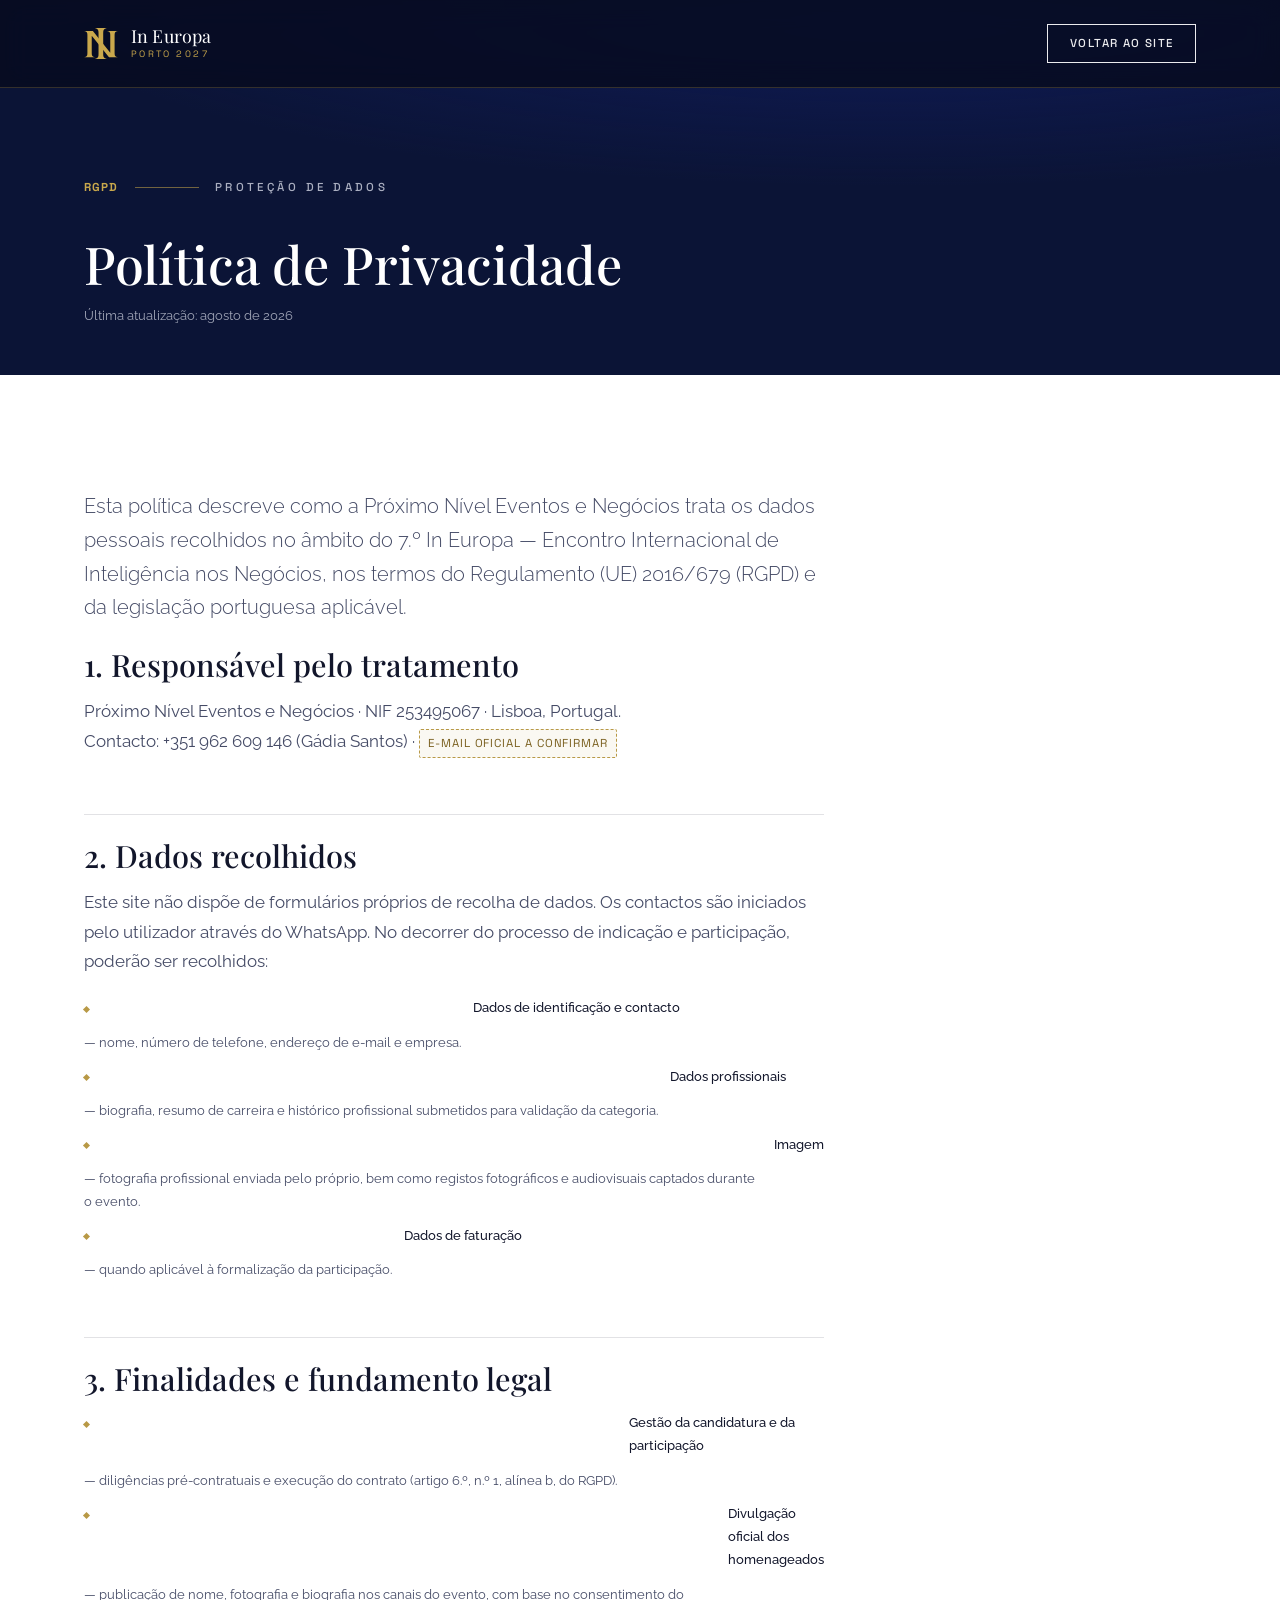
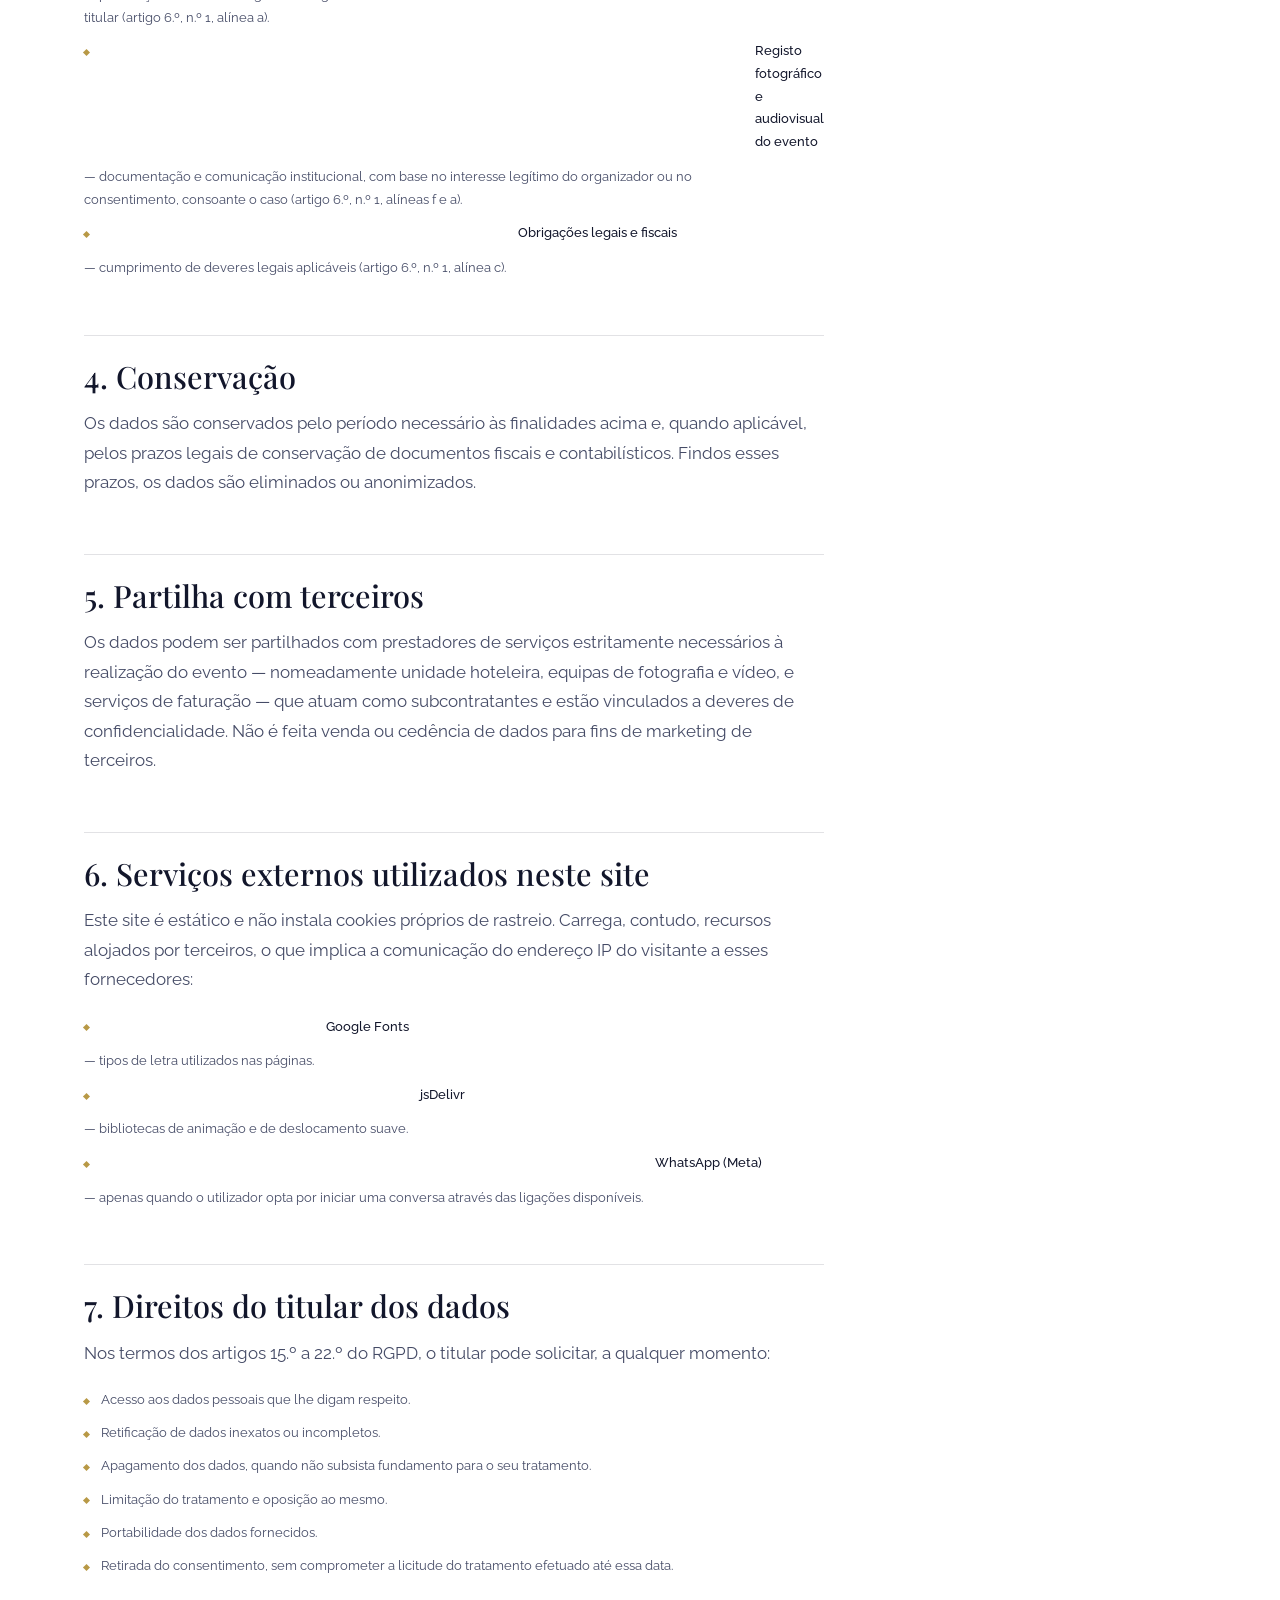
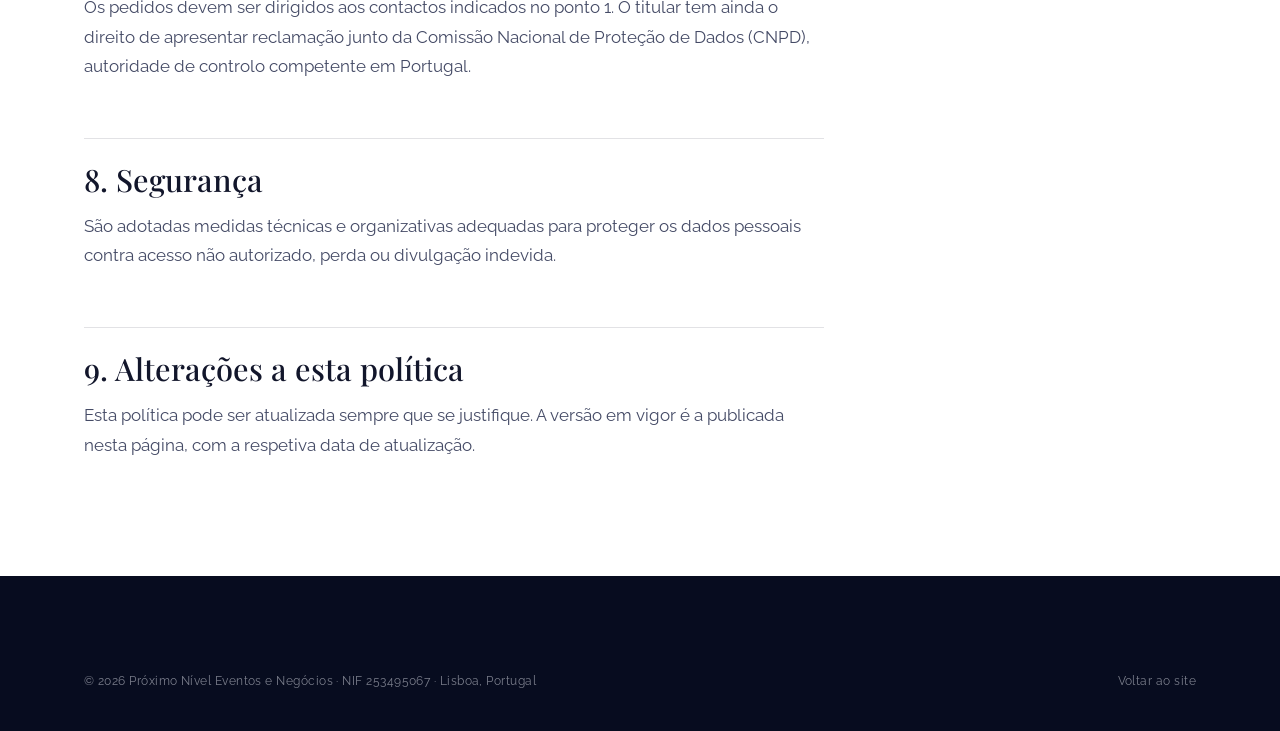
<file: politica-privacidade.html>
<!DOCTYPE html>
<html lang="pt-PT">
<head>
<meta charset="UTF-8">
<meta name="viewport" content="width=device-width, initial-scale=1">
<title>Política de Privacidade — 7.º In Europa | Porto 2027</title>
<meta name="description" content="Política de privacidade e proteção de dados pessoais do 7.º In Europa — Encontro Internacional de Inteligência nos Negócios, em conformidade com o RGPD.">
<meta name="robots" content="index, follow">
<link rel="canonical" href="https://inteligencianosnegocios.com/politica-privacidade.html">
<meta name="theme-color" content="#0B1436">

<link rel="icon" href="assets/img/favicon.svg" type="image/svg+xml">
<link rel="preconnect" href="https://fonts.googleapis.com">
<link rel="preconnect" href="https://fonts.gstatic.com" crossorigin>
<link href="https://fonts.googleapis.com/css2?family=Playfair+Display:ital,wght@0,400;0,500;1,400&family=Raleway:wght@300;400;500&family=Space+Grotesk:wght@400;500;700&display=swap" rel="stylesheet">
<link rel="stylesheet" href="css/style.css">
</head>

<body>
<header class="nav is-stuck">
  <div class="nav__inner">
    <a class="brand" href="index.html" aria-label="In Europa — início">
      <img class="brand__mark" src="assets/img/monograma.svg" alt="" width="34" height="31">
      <span class="brand__text">
        <span class="brand__name">In Europa</span>
        <span class="brand__sub">Porto 2027</span>
      </span>
    </a>
    <a class="btn btn--sm btn--ghost" href="index.html" style="color:#fff"><span>Voltar ao site</span></a>
  </div>
</header>

<main>
  <section class="legal-head">
    <div class="container">
      <div class="eyebrow">
        <span class="eyebrow__num">RGPD</span>
        <span class="eyebrow__line"></span>
        <span class="eyebrow__label">Proteção de dados</span>
      </div>
      <h1>Política de Privacidade</h1>
      <p>Última atualização: agosto de 2026</p>
    </div>
  </section>

  <section class="section section--light">
    <div class="container">
      <article class="legal">
        <p class="lead">Esta política descreve como a Próximo Nível Eventos e Negócios trata os dados pessoais recolhidos no âmbito do 7.º In Europa — Encontro Internacional de Inteligência nos Negócios, nos termos do Regulamento (UE) 2016/679 (RGPD) e da legislação portuguesa aplicável.</p>

        <h2>1. Responsável pelo tratamento</h2>
        <p>Próximo Nível Eventos e Negócios · NIF 253495067 · Lisboa, Portugal.<br>
        Contacto: +351 962 609 146 (Gádia Santos) · <span class="placeholder-tag">E-mail oficial a confirmar</span></p>

        <h2>2. Dados recolhidos</h2>
        <p>Este site não dispõe de formulários próprios de recolha de dados. Os contactos são iniciados pelo utilizador através do WhatsApp. No decorrer do processo de indicação e participação, poderão ser recolhidos:</p>
        <ul>
          <li><b>Dados de identificação e contacto</b> — nome, número de telefone, endereço de e-mail e empresa.</li>
          <li><b>Dados profissionais</b> — biografia, resumo de carreira e histórico profissional submetidos para validação da categoria.</li>
          <li><b>Imagem</b> — fotografia profissional enviada pelo próprio, bem como registos fotográficos e audiovisuais captados durante o evento.</li>
          <li><b>Dados de faturação</b> — quando aplicável à formalização da participação.</li>
        </ul>

        <h2>3. Finalidades e fundamento legal</h2>
        <ul>
          <li><b>Gestão da candidatura e da participação</b> — diligências pré-contratuais e execução do contrato (artigo 6.º, n.º 1, alínea b, do RGPD).</li>
          <li><b>Divulgação oficial dos homenageados</b> — publicação de nome, fotografia e biografia nos canais do evento, com base no consentimento do titular (artigo 6.º, n.º 1, alínea a).</li>
          <li><b>Registo fotográfico e audiovisual do evento</b> — documentação e comunicação institucional, com base no interesse legítimo do organizador ou no consentimento, consoante o caso (artigo 6.º, n.º 1, alíneas f e a).</li>
          <li><b>Obrigações legais e fiscais</b> — cumprimento de deveres legais aplicáveis (artigo 6.º, n.º 1, alínea c).</li>
        </ul>

        <h2>4. Conservação</h2>
        <p>Os dados são conservados pelo período necessário às finalidades acima e, quando aplicável, pelos prazos legais de conservação de documentos fiscais e contabilísticos. Findos esses prazos, os dados são eliminados ou anonimizados.</p>

        <h2>5. Partilha com terceiros</h2>
        <p>Os dados podem ser partilhados com prestadores de serviços estritamente necessários à realização do evento — nomeadamente unidade hoteleira, equipas de fotografia e vídeo, e serviços de faturação — que atuam como subcontratantes e estão vinculados a deveres de confidencialidade. Não é feita venda ou cedência de dados para fins de marketing de terceiros.</p>

        <h2>6. Serviços externos utilizados neste site</h2>
        <p>Este site é estático e não instala cookies próprios de rastreio. Carrega, contudo, recursos alojados por terceiros, o que implica a comunicação do endereço IP do visitante a esses fornecedores:</p>
        <ul>
          <li><b>Google Fonts</b> — tipos de letra utilizados nas páginas.</li>
          <li><b>jsDelivr</b> — bibliotecas de animação e de deslocamento suave.</li>
          <li><b>WhatsApp (Meta)</b> — apenas quando o utilizador opta por iniciar uma conversa através das ligações disponíveis.</li>
        </ul>

        <h2>7. Direitos do titular dos dados</h2>
        <p>Nos termos dos artigos 15.º a 22.º do RGPD, o titular pode solicitar, a qualquer momento:</p>
        <ul>
          <li>Acesso aos dados pessoais que lhe digam respeito.</li>
          <li>Retificação de dados inexatos ou incompletos.</li>
          <li>Apagamento dos dados, quando não subsista fundamento para o seu tratamento.</li>
          <li>Limitação do tratamento e oposição ao mesmo.</li>
          <li>Portabilidade dos dados fornecidos.</li>
          <li>Retirada do consentimento, sem comprometer a licitude do tratamento efetuado até essa data.</li>
        </ul>
        <p>Os pedidos devem ser dirigidos aos contactos indicados no ponto 1. O titular tem ainda o direito de apresentar reclamação junto da Comissão Nacional de Proteção de Dados (CNPD), autoridade de controlo competente em Portugal.</p>

        <h2>8. Segurança</h2>
        <p>São adotadas medidas técnicas e organizativas adequadas para proteger os dados pessoais contra acesso não autorizado, perda ou divulgação indevida.</p>

        <h2>9. Alterações a esta política</h2>
        <p>Esta política pode ser atualizada sempre que se justifique. A versão em vigor é a publicada nesta página, com a respetiva data de atualização.</p>
      </article>
    </div>
  </section>
</main>

<footer class="footer">
  <div class="container">
    <div class="footer__legal" style="border-top:0;padding-top:0">
      <span>© <span id="ano">2026</span> Próximo Nível Eventos e Negócios · NIF 253495067 · Lisboa, Portugal</span>
      <span class="footer__legal-links">
        <a href="index.html">Voltar ao site</a>
      </span>
    </div>
  </div>
</footer>

<script>document.getElementById('ano').textContent = new Date().getFullYear();</script>
</body>
</html>
</file>
<file: css/style.css>
/* ==========================================================================
   7.º IN EUROPA — Encontro Internacional de Inteligência nos Negócios
   Porto · 16 de maio de 2027
   Próximo Nível Eventos e Negócios
   --------------------------------------------------------------------------
   1.  Tokens
   2.  Reset e base
   3.  Utilitários e tipografia
   4.  Componentes (botões, eyebrow, filete, media)
   5.  Navegação
   6.  Hero
   7.  Manifesto + Idealizadora
   8.  Porto
   9.  Premiação — pilares
   10. Programação
   11. Benefícios VIP
   12. Curadoria
   13. Convidados
   14. Cenário
   15. Candidatura
   16. Investimento
   17. Edições anteriores
   18. Rodapé
   19. Reveal / movimento
   ========================================================================== */

/* ==========================================================================
   1. TOKENS
   ========================================================================== */
:root {
  /* Cor — extraída do branding oficial da marca */
  --navy: #14237D;
  --navy-bright: #0A26A1;
  --navy-deep: #0B1436;
  --navy-ink: #070C1F;
  --navy-veil: rgba(11, 20, 54, .82);

  --gold: #B89946;
  --gold-light: #C9A84C;
  --gold-soft: #E2CB92;
  --gold-deep: #7A6020;      /* texto pequeno sobre fundo claro — 5.4:1 sobre creme */

  --paper: #FFFFFF;
  --cream: #F6F4EF;
  --cream-deep: #EDE9E0;

  --ink: #12162B;
  --ink-soft: #454B66;
  --muted: #6A7089;
  --muted-dark: rgba(233, 236, 246, .68);

  --line-dark: rgba(184, 153, 70, .26);
  --line-light: rgba(18, 22, 43, .12);

  /* Tipografia */
  --ff-display: 'Playfair Display', 'Times New Roman', Georgia, serif;
  --ff-sc: 'Playfair Display SC', 'Playfair Display', Georgia, serif;
  --ff-head: 'Space Grotesk', 'Helvetica Neue', Helvetica, Arial, sans-serif;
  --ff-body: 'Raleway', system-ui, -apple-system, 'Segoe UI', sans-serif;

  --fs-xs: .72rem;
  --fs-sm: .84rem;
  --fs-base: clamp(1rem, .96rem + .2vw, 1.075rem);
  --fs-lead: clamp(1.06rem, 1rem + .4vw, 1.25rem);
  --fs-h4: clamp(1.15rem, 1.05rem + .5vw, 1.4rem);
  --fs-h3: clamp(1.4rem, 1.2rem + .9vw, 2rem);
  --fs-h2: clamp(2rem, 1.5rem + 2.2vw, 3.5rem);
  --fs-h1: clamp(2.9rem, 1.6rem + 5.6vw, 7.5rem);
  --fs-numeral: clamp(4rem, 2rem + 9vw, 9rem);

  /* Espaço */
  --gutter: clamp(1.25rem, 5vw, 4.5rem);
  --container: 1240px;
  --container-narrow: 880px;
  --section-y: clamp(5rem, 9vw, 9.5rem);

  /* Movimento */
  --ease: cubic-bezier(.22, .68, .28, 1);
  --ease-out: cubic-bezier(.16, 1, .3, 1);
  --dur: .6s;

  --nav-h: 74px;
}

/* ==========================================================================
   2. RESET E BASE
   ========================================================================== */
*, *::before, *::after { box-sizing: border-box; }

html {
  -webkit-text-size-adjust: 100%;
  scroll-behavior: smooth;
  scroll-padding-top: var(--nav-h);
}

body {
  margin: 0;
  background: var(--navy-deep);
  color: var(--ink);
  font-family: var(--ff-body);
  font-size: var(--fs-base);
  font-weight: 400;
  line-height: 1.72;
  -webkit-font-smoothing: antialiased;
  -moz-osx-font-smoothing: grayscale;
  overflow-x: hidden;
}

body.is-locked { overflow: hidden; }

img, svg, video { display: block; max-width: 100%; }
img { height: auto; }

h1, h2, h3, h4 { margin: 0; font-weight: 500; line-height: 1.08; text-wrap: balance; }
p { margin: 0 0 1.15em; }
p:last-child { margin-bottom: 0; }
ul { margin: 0; padding: 0; list-style: none; }

a { color: inherit; text-decoration: none; }

button { font: inherit; color: inherit; background: none; border: 0; cursor: pointer; }

::selection { background: var(--gold); color: #fff; }

:focus-visible {
  outline: 2px solid var(--gold-light);
  outline-offset: 3px;
  border-radius: 2px;
}

.sr-only {
  position: absolute;
  width: 1px; height: 1px;
  padding: 0; margin: -1px;
  overflow: hidden;
  clip: rect(0 0 0 0);
  clip-path: inset(50%);
  white-space: nowrap;
  border: 0;
}

.skip-link {
  position: fixed;
  top: .5rem; left: .5rem;
  z-index: 200;
  padding: .7rem 1.2rem;
  background: var(--gold);
  color: var(--navy-ink);
  font-family: var(--ff-head);
  font-size: var(--fs-sm);
  font-weight: 600;
  letter-spacing: .08em;
  text-transform: uppercase;
  transform: translateY(-160%);
  transition: transform .25s var(--ease);
}
.skip-link:focus { transform: translateY(0); }

/* ==========================================================================
   3. UTILITÁRIOS E TIPOGRAFIA
   ========================================================================== */
.container {
  width: 100%;
  max-width: var(--container);
  margin-inline: auto;
  padding-inline: var(--gutter);
}
.container--narrow { max-width: var(--container-narrow); }

.section {
  position: relative;
  padding-block: var(--section-y);
}

.section--dark {
  background: var(--navy-deep);
  color: #EDEFF7;
}
.section--navy {
  background:
    radial-gradient(120% 90% at 80% 0%, rgba(20, 35, 125, .55) 0%, transparent 60%),
    var(--navy-deep);
  color: #EDEFF7;
}
.section--light { background: var(--paper); color: var(--ink); }
.section--cream { background: var(--cream); color: var(--ink); }

/* Grão sutil sobre os blocos escuros — evita o "chapado" de cor sólida */
.section--dark::before,
.section--navy::before,
.hero::after {
  content: '';
  position: absolute;
  inset: 0;
  pointer-events: none;
  opacity: .16;
  background-image: url("data:image/svg+xml,%3Csvg xmlns='http://www.w3.org/2000/svg' width='140' height='140'%3E%3Cfilter id='n'%3E%3CfeTurbulence type='fractalNoise' baseFrequency='.9' numOctaves='3'/%3E%3C/filter%3E%3Crect width='140' height='140' filter='url(%23n)' opacity='.5'/%3E%3C/svg%3E");
}
.section > .container { position: relative; z-index: 1; }

.display {
  font-family: var(--ff-display);
  font-weight: 400;
  letter-spacing: -.015em;
}
.display em { font-style: italic; color: var(--gold-light); }
.section--light .display em,
.section--cream .display em { color: var(--gold-deep); }

.title { font-size: var(--fs-h2); }
.title--sm { font-size: var(--fs-h3); }

.lead {
  font-size: var(--fs-lead);
  line-height: 1.68;
  font-weight: 300;
  color: var(--ink-soft);
  max-width: 62ch;
}
.section--dark .lead,
.section--navy .lead { color: var(--muted-dark); }

.body-text { max-width: 64ch; }
.section--dark .body-text,
.section--navy .body-text { color: var(--muted-dark); }

.kicker {
  font-family: var(--ff-head);
  font-size: var(--fs-xs);
  font-weight: 500;
  letter-spacing: .3em;
  text-transform: uppercase;
  color: var(--gold-deep);
}
.section--dark .kicker,
.section--navy .kicker { color: var(--gold-light); }

.smallcaps {
  font-family: var(--ff-sc);
  font-size: var(--fs-sm);
  letter-spacing: .18em;
  text-transform: uppercase;
}

/* Cabeçalho de secção numerado */
.eyebrow {
  display: flex;
  align-items: center;
  gap: 1rem;
  margin-bottom: clamp(1.5rem, 3vw, 2.5rem);
}
.eyebrow__num {
  font-family: var(--ff-head);
  font-size: var(--fs-xs);
  font-weight: 700;
  letter-spacing: .1em;
  color: var(--gold-deep);
}
.section--dark .eyebrow__num,
.section--navy .eyebrow__num,
.legal-head .eyebrow__num { color: var(--gold-light); }
.eyebrow__line {
  width: clamp(28px, 6vw, 64px);
  height: 1px;
  background: var(--gold);
  opacity: .6;
}
.eyebrow__label {
  font-family: var(--ff-head);
  font-size: var(--fs-xs);
  font-weight: 500;
  letter-spacing: .3em;
  text-transform: uppercase;
  color: var(--ink-soft);
}
.section--dark .eyebrow__label,
.section--navy .eyebrow__label,
.legal-head .eyebrow__label { color: rgba(233, 236, 246, .72); }

/* Filete com nó em losango */
.rule {
  display: flex;
  align-items: center;
  gap: .75rem;
  margin-block: clamp(2.5rem, 5vw, 4rem);
}
.rule::before, .rule::after {
  content: '';
  flex: 1;
  height: 1px;
  background: currentColor;
  opacity: .18;
}
.rule i {
  width: 6px; height: 6px;
  background: var(--gold);
  transform: rotate(45deg);
}

/* ==========================================================================
   4. COMPONENTES
   ========================================================================== */
.btn {
  --btn-bg: var(--gold);
  --btn-fg: var(--navy-ink);   /* 6.5:1 — branco sobre dourado reprovava em AA */
  --btn-bd: var(--gold);
  position: relative;
  display: inline-flex;
  align-items: center;
  justify-content: center;
  gap: .7rem;
  padding: 1.05rem 1.9rem;
  background: var(--btn-bg);
  color: var(--btn-fg);
  border: 1px solid var(--btn-bd);
  font-family: var(--ff-head);
  font-size: var(--fs-sm);
  font-weight: 500;
  letter-spacing: .14em;
  text-transform: uppercase;
  line-height: 1;
  overflow: hidden;
  transition: color .4s var(--ease), border-color .4s var(--ease), transform .4s var(--ease);
}
.btn span { position: relative; z-index: 1; }
.btn svg { position: relative; z-index: 1; width: 16px; height: 16px; flex: none; }
.btn::after {
  content: '';
  position: absolute;
  inset: 0;
  background: var(--navy-ink);
  transform: translateY(101%);
  transition: transform .5s var(--ease-out);
}
.btn:hover { color: #fff; border-color: var(--navy-deep); }
.btn:hover::after { transform: translateY(0); }
.btn:active { transform: translateY(1px); }

.btn--ghost {
  --btn-bg: transparent;
  --btn-fg: currentColor;
  --btn-bd: currentColor;
  opacity: .92;
}
.btn--ghost::after { background: var(--gold); }
.btn--ghost:hover { color: #fff; border-color: var(--gold); opacity: 1; }

.btn--sm { padding: .8rem 1.35rem; font-size: var(--fs-xs); letter-spacing: .12em; }
.btn--block { width: 100%; }
/* aviso com o visual do botão, mas sem ação */
.btn--status { cursor: default; pointer-events: none; line-height: 1.5; text-align: center; }
.btn--status::after { display: none; }

/* Link com sublinhado que cresce */
.link-underline {
  position: relative;
  font-family: var(--ff-head);
  font-size: var(--fs-sm);
  letter-spacing: .12em;
  text-transform: uppercase;
  padding-block: .5rem .35rem;
}
.link-underline::after {
  content: '';
  position: absolute;
  left: 0; bottom: 0;
  width: 100%; height: 1px;
  background: currentColor;
  transform-origin: right;
  transform: scaleX(1);
  transition: transform .45s var(--ease-out);
}
.link-underline:hover::after { transform-origin: left; animation: linkSweep .6s var(--ease-out); }
@keyframes linkSweep {
  0% { transform: scaleX(1); transform-origin: right; }
  49% { transform: scaleX(0); transform-origin: right; }
  50% { transform: scaleX(0); transform-origin: left; }
  100% { transform: scaleX(1); transform-origin: left; }
}

/* Moldura de imagem com véu navy — unifica fotografias de origens diferentes */
.media {
  position: relative;
  overflow: hidden;
  background: var(--navy-deep);
}
.media img {
  width: 100%; height: 100%;
  object-fit: cover;
  transition: transform 1.1s var(--ease-out), filter .8s var(--ease);
}
.media::after {
  content: '';
  position: absolute;
  inset: 0;
  background: linear-gradient(180deg, rgba(11, 20, 54, .18) 0%, rgba(11, 20, 54, .58) 100%);
  transition: opacity .7s var(--ease);
  pointer-events: none;
}
.media:hover img { transform: scale(1.045); }
.media:hover::after { opacity: .45; }
.media--flat::after { background: rgba(11, 20, 54, .28); }

.media__caption {
  position: absolute;
  left: 1rem; bottom: .9rem;
  z-index: 2;
  font-family: var(--ff-head);
  font-size: var(--fs-xs);
  letter-spacing: .16em;
  text-transform: uppercase;
  color: rgba(255, 255, 255, .92);
  text-shadow: 0 1px 12px rgba(7, 12, 31, .8);
}

.ratio-1x1 { aspect-ratio: 1 / 1; }
.ratio-4x5 { aspect-ratio: 4 / 5; }
.ratio-3x4 { aspect-ratio: 3 / 4; }
.ratio-4x3 { aspect-ratio: 4 / 3; }
.ratio-3x2 { aspect-ratio: 3 / 2; }
.ratio-16x9 { aspect-ratio: 16 / 9; }

/* Etiqueta de dado pendente de confirmação */
.placeholder-tag {
  display: inline-block;
  padding: .3em .7em;
  border: 1px dashed var(--gold);
  border-radius: 2px;
  font-family: var(--ff-head);
  font-size: var(--fs-xs);
  letter-spacing: .08em;
  text-transform: uppercase;
  color: var(--gold-deep);
  background: rgba(184, 153, 70, .07);
}
.section--dark .placeholder-tag,
.section--navy .placeholder-tag { color: var(--gold-light); }

/* ==========================================================================
   5. NAVEGAÇÃO
   ========================================================================== */
.nav {
  position: fixed;
  inset: 0 0 auto 0;
  z-index: 100;
  height: var(--nav-h);
  display: flex;
  align-items: center;
  transition: background .5s var(--ease), border-color .5s var(--ease), backdrop-filter .5s var(--ease);
  border-bottom: 1px solid transparent;
}
.nav.is-stuck {
  background: rgba(7, 12, 31, .88);
  backdrop-filter: blur(14px) saturate(140%);
  -webkit-backdrop-filter: blur(14px) saturate(140%);
  border-bottom-color: var(--line-dark);
}
.nav__inner {
  width: 100%;
  max-width: var(--container);
  margin-inline: auto;
  padding-inline: var(--gutter);
  display: flex;
  align-items: center;
  justify-content: space-between;
  gap: 2rem;
}

.brand { display: flex; align-items: center; gap: .8rem; padding-block: .4rem; }
.brand__mark { width: 34px; height: auto; flex: none; }
.brand__text { display: flex; flex-direction: column; line-height: 1; }
.brand__name {
  font-family: var(--ff-display);
  font-size: 1.12rem;
  color: #fff;
  letter-spacing: .01em;
}
.brand__sub {
  font-family: var(--ff-head);
  font-size: .58rem;
  letter-spacing: .26em;
  text-transform: uppercase;
  color: var(--gold-light);
  margin-top: .32rem;
}

.nav__links { display: none; align-items: center; gap: clamp(1rem, 2vw, 2rem); }
.nav__link {
  position: relative;
  font-family: var(--ff-head);
  font-size: .74rem;
  font-weight: 400;
  letter-spacing: .16em;
  text-transform: uppercase;
  color: rgba(237, 239, 247, .74);
  padding-block: .4rem;
  transition: color .35s var(--ease);
}
.nav__link::after {
  content: '';
  position: absolute;
  left: 0; bottom: 0;
  width: 100%; height: 1px;
  background: var(--gold-light);
  transform: scaleX(0);
  transform-origin: left;
  transition: transform .45s var(--ease-out);
}
.nav__link:hover { color: #fff; }
.nav__link:hover::after { transform: scaleX(.4); }
.nav__link.is-active { color: #fff; }
.nav__link.is-active::after { transform: scaleX(1); }

.nav__actions { display: flex; align-items: center; gap: 1rem; }
.nav__cta { display: none; }

.nav__toggle {
  display: inline-flex;
  flex-direction: column;
  justify-content: center;
  gap: 6px;
  width: 44px; height: 44px;
  padding: 0 8px;
  margin-right: -8px;
}
.nav__toggle i {
  display: block;
  height: 1px;
  background: #fff;
  transition: transform .4s var(--ease), opacity .3s var(--ease), width .4s var(--ease);
}
.nav__toggle i:nth-child(1) { width: 28px; }
.nav__toggle i:nth-child(2) { width: 18px; margin-left: auto; }
.nav__toggle[aria-expanded="true"] i:nth-child(1) { transform: translateY(3.5px) rotate(45deg); }
.nav__toggle[aria-expanded="true"] i:nth-child(2) { width: 28px; transform: translateY(-3.5px) rotate(-45deg); }

/* Menu móvel */
.menu {
  position: fixed;
  inset: 0;
  z-index: 99;
  display: flex;
  flex-direction: column;
  justify-content: center;
  padding: calc(var(--nav-h) + 2rem) var(--gutter) 3rem;
  background:
    radial-gradient(90% 60% at 50% 0%, rgba(20, 35, 125, .5) 0%, transparent 70%),
    var(--navy-ink);
  opacity: 0;
  visibility: hidden;
  transform: translateY(-1.5%);
  transition: opacity .5s var(--ease), transform .6s var(--ease-out), visibility .5s;
  overflow-y: auto;
}
.menu.is-open { opacity: 1; visibility: visible; transform: none; }
.menu__list { display: flex; flex-direction: column; gap: .35rem; }
.menu__item { overflow: hidden; }
.menu__link {
  display: flex;
  align-items: baseline;
  gap: 1rem;
  padding-block: .5rem;
  font-family: var(--ff-display);
  font-size: clamp(1.7rem, 8vw, 2.6rem);
  color: #fff;
  transform: translateY(105%);
  transition: transform .7s var(--ease-out), color .3s var(--ease);
}
.menu.is-open .menu__link { transform: none; }
.menu__link:hover { color: var(--gold-light); }
.menu__link span {
  font-family: var(--ff-head);
  font-size: .68rem;
  letter-spacing: .12em;
  color: var(--gold);
}
.menu__foot {
  margin-top: 2.5rem;
  padding-top: 1.75rem;
  border-top: 1px solid var(--line-dark);
  display: flex;
  flex-direction: column;
  gap: 1rem;
  color: rgba(237, 239, 247, .7);
  font-size: var(--fs-sm);
}

/* ==========================================================================
   6. HERO
   ========================================================================== */
.hero {
  position: relative;
  min-height: 100svh;
  display: flex;
  align-items: flex-end;
  padding-block: calc(var(--nav-h) + 3rem) clamp(4.25rem, 6vw, 4.5rem);
  background: var(--navy-ink);
  color: #fff;
  overflow: hidden;
}
@supports not (min-height: 100svh) { .hero { min-height: 100vh; } }

.hero__bg {
  position: absolute;
  inset: 0;
  z-index: 0;
}
.hero__bg img {
  width: 100%; height: 100%;
  object-fit: cover;
  object-position: 50% 42%;
  transform: scale(1.06);
}
.hero__bg::after {
  content: '';
  position: absolute;
  inset: 0;
  background:
    linear-gradient(180deg, rgba(7, 12, 31, .78) 0%, rgba(7, 12, 31, .42) 32%, rgba(7, 12, 31, .88) 78%, var(--navy-ink) 100%),
    linear-gradient(90deg, rgba(11, 20, 54, .7) 0%, transparent 55%);
}
.hero::after { z-index: 1; opacity: .12; }

.hero__inner {
  position: relative;
  z-index: 2;
  width: 100%;
  max-width: var(--container);
  margin-inline: auto;
  padding-inline: var(--gutter);
}

.hero__edition {
  display: flex;
  align-items: center;
  gap: 1rem;
  margin-bottom: clamp(1.25rem, 3vw, 2rem);
}
.hero__edition-num {
  font-family: var(--ff-head);
  font-size: clamp(1.6rem, 4vw, 2.2rem);
  font-weight: 700;
  color: #fff;
  line-height: 1;
}
.hero__edition-num sup { font-size: .5em; }
.hero__edition-lbl {
  font-family: var(--ff-head);
  font-size: var(--fs-xs);
  letter-spacing: .26em;
  text-transform: uppercase;
  color: var(--gold-light);
  border-left: 1px solid var(--line-dark);
  padding-left: 1rem;
  line-height: 1.6;
}

.hero__wordmark {
  font-family: var(--ff-display);
  font-size: var(--fs-h1);
  font-weight: 400;
  line-height: .92;
  letter-spacing: -.02em;
  margin-bottom: clamp(1rem, 2.5vw, 1.5rem);
}
.hero__wordmark span { display: block; }
.hero__wordmark .is-gold {
  color: var(--gold-light);
  font-style: italic;
  margin-left: .08em;
}

.hero__name {
  max-width: 30ch;
  font-family: var(--ff-head);
  font-size: clamp(.78rem, 1.6vw, 1rem);
  font-weight: 500;
  line-height: 1.6;
  letter-spacing: .22em;
  text-transform: uppercase;
  color: rgba(255, 255, 255, .9);
}

.hero__tagline {
  margin-top: clamp(1.5rem, 3vw, 2.25rem);
  font-family: var(--ff-display);
  font-style: italic;
  font-size: var(--fs-lead);
  color: rgba(255, 255, 255, .82);
}

.hero__meta {
  margin-top: clamp(1.75rem, 4vw, 2.75rem);
  padding-top: clamp(1.5rem, 3vw, 2rem);
  border-top: 1px solid rgba(255, 255, 255, .16);
  display: flex;
  flex-wrap: wrap;
  gap: .75rem 2.5rem;
}
.hero__meta-item { display: flex; flex-direction: column; gap: .3rem; }
.hero__meta-item dt {
  font-family: var(--ff-head);
  font-size: .64rem;
  letter-spacing: .24em;
  text-transform: uppercase;
  color: var(--gold-light);
}
.hero__meta-item dd {
  margin: 0;
  font-family: var(--ff-head);
  font-size: clamp(.9rem, 1.4vw, 1.05rem);
  letter-spacing: .04em;
  color: #fff;
}

.hero__actions {
  margin-top: clamp(1.75rem, 4vw, 2.5rem);
  display: flex;
  flex-wrap: wrap;
  gap: .85rem;
}

.hero__scroll {
  position: absolute;
  z-index: 2;
  right: var(--gutter);
  bottom: clamp(2.5rem, 6vw, 4.5rem);
  display: none;
  align-items: center;
  gap: 1rem;
  writing-mode: vertical-rl;
  font-family: var(--ff-head);
  font-size: .64rem;
  letter-spacing: .3em;
  text-transform: uppercase;
  color: rgba(255, 255, 255, .6);
}
.hero__scroll i {
  display: block;
  width: 1px; height: 74px;
  background: linear-gradient(180deg, var(--gold-light), transparent);
  position: relative;
  overflow: hidden;
}
.hero__scroll i::after {
  content: '';
  position: absolute;
  inset: 0;
  background: var(--gold-light);
  animation: scrollCue 2.4s var(--ease) infinite;
}
@keyframes scrollCue {
  0% { transform: translateY(-100%); }
  60%, 100% { transform: translateY(100%); }
}

@media (max-width: 899px) {
  .hero__scroll {
    display: flex;
    left: 50%; right: auto;
    bottom: 1.15rem;
    transform: translateX(-50%);
    writing-mode: horizontal-tb;
  }
  .hero__scroll span { display: none; }
  .hero__scroll i { height: 32px; }
}

/* Selo lateral fixo (desktop) */
.side-rail {
  position: fixed;
  left: 0; top: 50%;
  z-index: 40;
  display: none;
  transform: translateY(-50%);
  padding-left: 1.1rem;
  writing-mode: vertical-rl;
  font-family: var(--ff-head);
  font-size: .62rem;
  letter-spacing: .32em;
  text-transform: uppercase;
  color: rgba(255, 255, 255, .45);
  mix-blend-mode: difference;
  pointer-events: none;
}

/* ==========================================================================
   7. MANIFESTO + IDEALIZADORA
   ========================================================================== */
.split {
  display: grid;
  gap: clamp(2.5rem, 6vw, 5rem);
}
.split__aside { align-self: start; }

.manifesto__statement {
  font-family: var(--ff-display);
  font-size: var(--fs-h2);
  line-height: 1.14;
  letter-spacing: -.015em;
  margin-bottom: clamp(1.75rem, 4vw, 2.5rem);
}

.goals {
  margin-top: clamp(2.5rem, 5vw, 3.5rem);
  display: grid;
  gap: 0;
  border-top: 1px solid var(--line-light);
}
.goal {
  display: grid;
  gap: .4rem 1.5rem;
  padding-block: 1.5rem;
  border-bottom: 1px solid var(--line-light);
}
.goal__label {
  font-family: var(--ff-head);
  font-size: var(--fs-sm);
  font-weight: 500;
  letter-spacing: .1em;
  text-transform: uppercase;
  color: var(--ink);
}
.goal__label b { color: var(--gold-deep); font-weight: 500; margin-right: .6rem; }
.goal p { color: var(--ink-soft); font-size: var(--fs-base); }

/* Idealizadora */
.founder {
  display: grid;
  gap: clamp(2rem, 5vw, 4rem);
  align-items: center;
}
.founder__media { position: relative; }
.founder__media .media { border: 1px solid var(--line-light); }
.founder__media::after {
  content: '';
  position: absolute;
  inset: auto -12px -12px auto;
  width: 55%; height: 55%;
  border-right: 1px solid var(--gold);
  border-bottom: 1px solid var(--gold);
  opacity: .5;
  pointer-events: none;
}
.founder__name {
  font-family: var(--ff-display);
  font-size: var(--fs-h3);
  margin-bottom: .3rem;
}
.founder__role {
  font-family: var(--ff-head);
  font-size: var(--fs-xs);
  letter-spacing: .22em;
  text-transform: uppercase;
  color: var(--gold-deep);
  margin-bottom: 1.5rem;
}
.founder blockquote {
  margin: 1.75rem 0 0;
  padding-left: 1.5rem;
  border-left: 1px solid var(--gold);
  font-family: var(--ff-display);
  font-style: italic;
  font-size: var(--fs-h4);
  line-height: 1.5;
  color: var(--ink);
}

/* ==========================================================================
   8. PORTO
   ========================================================================== */
.cidade__grid {
  display: grid;
  gap: clamp(.75rem, 1.6vw, 1.25rem);
  grid-template-columns: repeat(2, 1fr);
  margin-top: clamp(2.5rem, 5vw, 4rem);
}
.cidade__portrait { position: relative; }
.cidade__portrait::after {
  content: '';
  position: absolute;
  inset: auto auto -12px -12px;
  width: 45%; height: 45%;
  border-left: 1px solid var(--gold);
  border-bottom: 1px solid var(--gold);
  opacity: .45;
  pointer-events: none;
}

.bridge {
  margin-top: clamp(2.5rem, 5vw, 4rem);
  display: grid;
  gap: 1px;
  background: var(--line-dark);
  border: 1px solid var(--line-dark);
}
.bridge__cell {
  background: var(--navy-deep);
  padding: clamp(1.5rem, 3vw, 2.25rem);
}
.bridge__cell h3 {
  font-family: var(--ff-display);
  font-size: var(--fs-h4);
  color: #fff;
  margin-bottom: .6rem;
}
.bridge__cell p { color: var(--muted-dark); font-size: var(--fs-sm); line-height: 1.7; }
.bridge__cell .kicker { display: block; margin-bottom: 1rem; }

/* ==========================================================================
   9. PREMIAÇÃO — PILARES
   ========================================================================== */
.pillars {
  display: grid;
  gap: clamp(1rem, 2vw, 1.5rem);
  margin-top: clamp(2.5rem, 5vw, 3.5rem);
}
.pillar {
  position: relative;
  padding: clamp(1.75rem, 3vw, 2.25rem);
  background: var(--paper);
  border: 1px solid var(--line-light);
  transition: border-color .5s var(--ease), transform .5s var(--ease), box-shadow .5s var(--ease);
}
.pillar::after {
  content: '';
  position: absolute;
  inset: 0 auto auto 0;
  width: 0; height: 1px;
  background: var(--gold);
  transition: width .6s var(--ease-out);
}
.pillar:hover {
  border-color: rgba(184, 153, 70, .45);
  transform: translateY(-4px);
  box-shadow: 0 24px 50px -32px rgba(18, 22, 43, .45);
}
.pillar:hover::after { width: 100%; }

.pillar__icon {
  width: 60px; height: 60px;
  object-fit: contain;
  margin-bottom: 1.4rem;
  transition: transform .6s var(--ease-out);
}
.pillar:hover .pillar__icon { transform: translateY(-3px) scale(1.04); }
.pillar__tag {
  display: block;
  font-family: var(--ff-head);
  font-size: var(--fs-xs);
  letter-spacing: .2em;
  text-transform: uppercase;
  color: var(--gold-deep);
  margin-bottom: .5rem;
}
.pillar__title {
  font-family: var(--ff-display);
  font-size: var(--fs-h4);
  margin-bottom: .75rem;
}
.pillar p { font-size: var(--fs-sm); line-height: 1.72; color: var(--ink-soft); }

/* ==========================================================================
   10. PROGRAMAÇÃO
   ========================================================================== */
.tabs { margin-top: clamp(2rem, 4vw, 3rem); }
.tabs__list {
  display: flex;
  gap: clamp(1rem, 3vw, 2.5rem);
  border-bottom: 1px solid rgba(255, 255, 255, .14);
}
.tabs__btn {
  position: relative;
  display: flex;
  flex-direction: column;
  gap: .3rem;
  padding: 0 0 1.1rem;
  text-align: left;
  color: rgba(237, 239, 247, .55);
  transition: color .4s var(--ease);
}
.tabs__btn::after {
  content: '';
  position: absolute;
  left: 0; bottom: -1px;
  width: 100%; height: 1px;
  background: var(--gold);
  transform: scaleX(0);
  transform-origin: left;
  transition: transform .55s var(--ease-out);
}
.tabs__btn[aria-selected="true"] { color: #fff; }
.tabs__btn[aria-selected="true"]::after { transform: scaleX(1); }
.tabs__day {
  font-family: var(--ff-head);
  font-size: var(--fs-xs);
  letter-spacing: .26em;
  text-transform: uppercase;
}
.tabs__title {
  font-family: var(--ff-display);
  font-size: var(--fs-h4);
  line-height: 1.2;
}

.tabs__panel { padding-top: clamp(2rem, 4vw, 3rem); }
.tabs__panel[hidden] { display: none; }

.day {
  display: grid;
  gap: clamp(2rem, 5vw, 4rem);
}
.day__numeral {
  font-family: var(--ff-display);
  font-size: var(--fs-numeral);
  line-height: .8;
  color: transparent;
  -webkit-text-stroke: 1px rgba(184, 153, 70, .55);
  letter-spacing: -.03em;
}
@supports not ((-webkit-text-stroke: 1px #000)) {
  .day__numeral { color: rgba(184, 153, 70, .55); }
}
.day__month {
  display: block;
  margin-top: .75rem;
  font-family: var(--ff-head);
  font-size: var(--fs-xs);
  letter-spacing: .3em;
  text-transform: uppercase;
  color: var(--gold-light);
  -webkit-text-stroke: 0;
}
.day__facts {
  margin-top: 1.75rem;
  display: grid;
  gap: 1rem;
}
.day__fact dt {
  font-family: var(--ff-head);
  font-size: .64rem;
  letter-spacing: .24em;
  text-transform: uppercase;
  color: rgba(237, 239, 247, .5);
  margin-bottom: .25rem;
}
.day__fact dd { margin: 0; font-size: var(--fs-sm); color: #fff; }

.day__title {
  font-family: var(--ff-display);
  font-size: var(--fs-h3);
  color: #fff;
  margin-bottom: 1rem;
}
.day__intro { color: var(--muted-dark); margin-bottom: 2rem; max-width: 56ch; }

.timeline { border-top: 1px solid rgba(255, 255, 255, .12); }
.timeline li {
  display: grid;
  grid-template-columns: auto 1fr;
  gap: 1.25rem;
  padding-block: 1.15rem;
  border-bottom: 1px solid rgba(255, 255, 255, .12);
  transition: padding-left .5s var(--ease), background .5s var(--ease);
}
.timeline li:hover { padding-left: .6rem; background: rgba(184, 153, 70, .05); }
.timeline__idx {
  font-family: var(--ff-head);
  font-size: var(--fs-xs);
  letter-spacing: .1em;
  color: var(--gold);
  padding-top: .35rem;
}
.timeline__text { color: #EDEFF7; font-size: var(--fs-base); }
.timeline__text small {
  display: block;
  margin-top: .2rem;
  font-size: var(--fs-sm);
  color: var(--muted-dark);
}
/* cronograma: coluna de horário com largura fixa para os textos alinharem */
.timeline--schedule li { grid-template-columns: 3.4rem 1fr; padding-block: .8rem; }
.timeline--schedule .timeline__idx { font-size: var(--fs-sm); font-variant-numeric: tabular-nums; padding-top: .2rem; }
.timeline__pause .timeline__text { color: var(--muted-dark); font-style: italic; }
.timeline__pause .timeline__idx { color: var(--muted-dark); }

.note {
  margin-top: 2rem;
  padding: 1.25rem 1.5rem;
  border: 1px solid var(--line-dark);
  background: rgba(184, 153, 70, .06);
  font-size: var(--fs-sm);
  color: var(--muted-dark);
}
.note b { color: var(--gold-light); font-weight: 500; }
.section--light .note, .section--cream .note { color: var(--ink-soft); border-color: rgba(184, 153, 70, .4); }
.section--light .note b, .section--cream .note b { color: var(--gold-deep); }

/* ==========================================================================
   11. BENEFÍCIOS VIP
   ========================================================================== */
.benefits {
  display: grid;
  gap: 0 clamp(2rem, 5vw, 4rem);
  margin-top: clamp(2rem, 4vw, 3rem);
  border-top: 1px solid var(--line-light);
}
.benefit {
  display: grid;
  grid-template-columns: auto 1fr;
  gap: 1.1rem;
  padding-block: 1.35rem;
  border-bottom: 1px solid var(--line-light);
}
.benefit__mark {
  width: 22px; height: 22px;
  flex: none;
  margin-top: .25rem;
  border: 1px solid var(--gold);
  display: grid;
  place-items: center;
  transition: background .45s var(--ease);
}
.benefit__mark svg { width: 11px; height: 11px; stroke: var(--gold-deep); }
.benefit:hover .benefit__mark { background: rgba(184, 153, 70, .12); }
.benefit h3 {
  font-family: var(--ff-head);
  font-size: var(--fs-base);
  font-weight: 500;
  line-height: 1.4;
  letter-spacing: .01em;
  margin-bottom: .3rem;
}
.benefit p { font-size: var(--fs-sm); color: var(--ink-soft); }

/* ==========================================================================
   12. CURADORIA
   ========================================================================== */
.audience {
  display: grid;
  gap: 1px;
  margin-top: clamp(2.5rem, 5vw, 3.5rem);
  background: rgba(255, 255, 255, .14);
  border: 1px solid rgba(255, 255, 255, .14);
}
.audience__cell {
  background: #182564;
  padding: clamp(1.5rem, 3vw, 2rem);
  transition: background .5s var(--ease);
}
.audience__cell:hover { background: #1F2E78; }
.audience__idx {
  font-family: var(--ff-head);
  font-size: var(--fs-xs);
  letter-spacing: .1em;
  color: var(--gold);
  display: block;
  margin-bottom: 1.25rem;
}
.audience__cell h3 {
  font-family: var(--ff-display);
  font-size: var(--fs-h4);
  color: #fff;
  margin-bottom: .5rem;
}
.audience__cell p { font-size: var(--fs-sm); color: rgba(233, 236, 246, .8); }

/* ==========================================================================
   13. CONVIDADOS
   ========================================================================== */
.speakers {
  display: grid;
  gap: clamp(1.25rem, 2.5vw, 2rem);
  margin-top: clamp(2.5rem, 5vw, 3.5rem);
}
.speaker__photo {
  position: relative;
  aspect-ratio: 4 / 5;
  background: var(--navy-deep);
  overflow: hidden;
  box-shadow: 0 18px 40px -24px rgba(7, 12, 31, .45);
}
.speaker__photo img {
  display: block;
  width: 100%;
  height: 100%;
  object-fit: cover;
  transition: transform .8s var(--ease-out);
}
.speaker:hover .speaker__photo img { transform: scale(1.03); }
.speaker__place {
  padding-top: .9rem;
  font-family: var(--ff-head);
  font-size: 1rem;
  font-weight: 700;
  letter-spacing: .04em;
}

/* ==========================================================================
   14. CENÁRIO
   ========================================================================== */
.venue { display: grid; gap: clamp(2rem, 5vw, 4rem); align-items: center; }
.venue__gallery { display: grid; gap: clamp(.75rem, 1.5vw, 1.25rem); grid-template-columns: repeat(2, 1fr); }
.venue__gallery .media:first-child { grid-column: 1 / -1; }
.venue__facts { margin-top: 2rem; border-top: 1px solid rgba(255, 255, 255, .14); }
.venue__facts div {
  display: flex;
  justify-content: space-between;
  gap: 1.5rem;
  padding-block: .95rem;
  border-bottom: 1px solid rgba(255, 255, 255, .14);
  font-size: var(--fs-sm);
}
.venue__facts dt {
  font-family: var(--ff-head);
  font-size: var(--fs-xs);
  letter-spacing: .2em;
  text-transform: uppercase;
  color: rgba(237, 239, 247, .55);
}
.venue__facts dd { margin: 0; color: #fff; text-align: right; }

/* ==========================================================================
   15. CANDIDATURA
   ========================================================================== */

/* ==========================================================================
   16. INVESTIMENTO
   ========================================================================== */
.plans {
  display: grid;
  gap: clamp(1rem, 2vw, 1.5rem);
  margin-top: clamp(2.5rem, 5vw, 3.5rem);
  align-items: stretch;
}
.plan {
  display: flex;
  flex-direction: column;
  padding: clamp(1.75rem, 3vw, 2.5rem);
  background: rgba(255, 255, 255, .028);
  border: 1px solid rgba(255, 255, 255, .12);
  transition: border-color .5s var(--ease), background .5s var(--ease), transform .5s var(--ease);
}
.plan:hover { border-color: rgba(184, 153, 70, .5); background: rgba(184, 153, 70, .05); transform: translateY(-4px); }
.plan--featured {
  border-color: var(--gold);
  background: rgba(184, 153, 70, .07);
}
.plan__flag {
  align-self: flex-start;
  margin-bottom: 1.25rem;
  padding: .45rem .7rem;
  line-height: 1;
  background: var(--gold);
  color: var(--navy-ink);
  font-family: var(--ff-head);
  font-size: .6rem;
  letter-spacing: .2em;
  text-transform: uppercase;
}
.plan__name {
  font-family: var(--ff-display);
  font-size: var(--fs-h3);
  line-height: 1.18;
  color: #fff;
  margin-bottom: .5rem;
}
.plan__desc { font-size: var(--fs-sm); color: var(--muted-dark); margin-bottom: 1.75rem; }
.plan__price {
  padding-block: 1.25rem;
  border-block: 1px solid rgba(255, 255, 255, .12);
  margin-bottom: 1.75rem;
}
.plan__price .placeholder-tag { margin-bottom: .5rem; }
.plan__value { display: flex; align-items: center; flex-wrap: wrap; gap: .5rem .9rem; }
.plan__batch {
  padding: .45rem .65rem;
  line-height: 1;
  border: 1px solid var(--gold);
  color: var(--gold-light);
  font-family: var(--ff-head);
  font-size: .62rem;
  font-weight: 500;
  letter-spacing: .2em;
  text-transform: uppercase;
}
.plan__price small {
  display: block;
  font-size: var(--fs-xs);
  letter-spacing: .04em;
  color: rgba(237, 239, 247, .5);
}
.plan__list { display: grid; gap: .8rem; margin-bottom: 2rem; }
.plan__list li {
  display: grid;
  grid-template-columns: auto 1fr;
  gap: .75rem;
  font-size: var(--fs-sm);
  color: rgba(237, 239, 247, .82);
  line-height: 1.6;
}
.plan__list li::before {
  content: '';
  width: 5px; height: 5px;
  margin-top: .62rem;
  background: var(--gold);
  transform: rotate(45deg);
}
.plan .btn { margin-top: auto; }

.payment {
  margin-top: clamp(2rem, 4vw, 3rem);
  padding-top: clamp(1.5rem, 3vw, 2rem);
  border-top: 1px solid rgba(255, 255, 255, .12);
  display: grid;
  gap: 1.5rem;
}
.payment__label {
  font-family: var(--ff-head);
  font-size: var(--fs-xs);
  letter-spacing: .24em;
  text-transform: uppercase;
  color: rgba(237, 239, 247, .55);
  margin-bottom: .75rem;
}
.payment__chips { display: flex; flex-wrap: wrap; gap: .6rem; }
.payment__chip {
  padding: .55rem .9rem;
  border: 1px solid var(--gold);
  font-family: var(--ff-head);
  font-size: var(--fs-sm);
  font-weight: 500;
  letter-spacing: .08em;
  color: #fff;
}
.payment p { font-size: var(--fs-sm); color: var(--muted-dark); max-width: 52ch; }

/* ==========================================================================
   17. EDIÇÕES ANTERIORES
   ========================================================================== */
.chips { display: flex; flex-wrap: wrap; gap: .5rem; margin-top: 1.75rem; }
.chip {
  padding: .45rem .85rem;
  border: 1px solid var(--line-light);
  font-family: var(--ff-head);
  font-size: var(--fs-xs);
  letter-spacing: .14em;
  text-transform: uppercase;
  color: var(--ink-soft);
  background: var(--paper);
}
.chip b { color: var(--gold-deep); font-weight: 500; }

.gallery {
  display: grid;
  grid-template-columns: repeat(2, 1fr);
  gap: clamp(.6rem, 1.4vw, 1rem);
  margin-top: clamp(2.5rem, 5vw, 3.5rem);
}
.gallery .media { aspect-ratio: 1 / 1; }
.gallery .media:nth-child(1) { grid-column: span 2; aspect-ratio: 16 / 10; }

/* ==========================================================================
   18. RODAPÉ
   ========================================================================== */
.footer {
  position: relative;
  background: var(--navy-ink);
  color: rgba(237, 239, 247, .72);
  padding-block: clamp(3.5rem, 7vw, 5.5rem) 2rem;
}
.footer__cta {
  display: grid;
  gap: clamp(1.5rem, 4vw, 3rem);
  padding-bottom: clamp(3rem, 6vw, 4.5rem);
  border-bottom: 1px solid var(--line-dark);
  align-items: end;
}
.footer__cta h2 {
  font-family: var(--ff-display);
  font-size: var(--fs-h2);
  color: #fff;
  line-height: 1.12;
}

.footer__grid {
  display: grid;
  gap: clamp(2rem, 5vw, 3rem);
  padding-block: clamp(2.5rem, 5vw, 3.5rem);
}
.footer__col h3 {
  font-family: var(--ff-head);
  font-size: var(--fs-xs);
  font-weight: 500;
  letter-spacing: .26em;
  text-transform: uppercase;
  color: var(--gold-light);
  margin-bottom: 1.35rem;
}
.footer__nav { display: grid; gap: .15rem; }
.footer__nav a {
  padding-block: .55rem;
  font-size: var(--fs-sm);
  color: rgba(237, 239, 247, .72);
  transition: color .35s var(--ease), padding-left .35s var(--ease);
}
.footer__nav a:hover { color: var(--gold-light); padding-left: .35rem; }

.footer__contact { display: grid; gap: .85rem; font-size: var(--fs-sm); }
.footer__contact a { display: inline-flex; align-items: center; gap: .6rem; padding-block: .45rem; }
.footer__contact a:hover { color: var(--gold-light); }
.footer__contact svg { width: 17px; height: 17px; flex: none; }

.footer__social { display: flex; gap: .6rem; margin-top: 1.25rem; }
.footer__social a {
  display: grid;
  place-items: center;
  width: 40px; height: 40px;
  border: 1px solid var(--line-dark);
  transition: background .4s var(--ease), border-color .4s var(--ease), color .4s var(--ease);
}
.footer__social a:hover { background: var(--gold); border-color: var(--gold); color: #fff; }
.footer__social svg { width: 17px; height: 17px; }

.footer__legal {
  padding-top: 2rem;
  border-top: 1px solid var(--line-dark);
  display: grid;
  gap: 1rem;
  font-size: var(--fs-xs);
  letter-spacing: .04em;
  color: rgba(237, 239, 247, .5);
}
.footer__legal a:hover { color: var(--gold-light); }
.footer__legal-links { display: flex; flex-wrap: wrap; gap: .5rem 1.25rem; }
.footer__legal-links a { display: inline-block; padding-block: .5rem; }
.footer__credit { grid-column: 1 / -1; }
.footer__credit a { color: rgba(237, 239, 247, .75); text-decoration: underline; text-underline-offset: .2em; text-decoration-color: rgba(184, 153, 70, .5); }

/* Botão flutuante de WhatsApp */
.wa-float {
  position: fixed;
  right: clamp(1rem, 3vw, 2rem);
  bottom: clamp(1rem, 3vw, 2rem);
  z-index: 90;
  display: grid;
  place-items: center;
  width: 54px; height: 54px;
  border-radius: 50%;
  background: var(--gold);
  color: #fff;
  box-shadow: 0 14px 34px -12px rgba(7, 12, 31, .75);
  opacity: 0;
  visibility: hidden;
  transform: translateY(14px) scale(.9);
  transition: opacity .5s var(--ease), transform .5s var(--ease-out), visibility .5s, background .4s var(--ease);
}
.wa-float.is-visible { opacity: 1; visibility: visible; transform: none; }
.wa-float:hover { background: var(--navy); }
.wa-float svg { width: 26px; height: 26px; }

/* ==========================================================================
   19. REVEAL / MOVIMENTO
   ========================================================================== */
[data-reveal] {
  opacity: 0;
  transform: translateY(24px);
  transition: opacity .9s var(--ease-out), transform .9s var(--ease-out);
  will-change: opacity, transform;
}
[data-reveal].is-visible { opacity: 1; transform: none; }
[data-reveal-delay="1"] { transition-delay: .08s; }
[data-reveal-delay="2"] { transition-delay: .16s; }
[data-reveal-delay="3"] { transition-delay: .24s; }
[data-reveal-delay="4"] { transition-delay: .32s; }

/* Estado inicial só quando o JS está ativo — sem JS, tudo permanece visível */
html:not(.js) [data-reveal] { opacity: 1; transform: none; }

/* Quando o GSAP assume o reveal, a transição CSS sai de cena para não competir */
html.gsap-mode [data-reveal] { transition: none; }

@media (prefers-reduced-motion: reduce) {
  html { scroll-behavior: auto; }
  *, *::before, *::after {
    animation-duration: .001ms !important;
    animation-iteration-count: 1 !important;
    transition-duration: .001ms !important;
  }
  [data-reveal] { opacity: 1 !important; transform: none !important; }
  .hero__bg img { transform: none; }
}

/* ==========================================================================
   BREAKPOINTS
   ========================================================================== */
@media (min-width: 600px) {
  .pillars { grid-template-columns: repeat(2, 1fr); }
  /* 2 + 1: o terceiro cartão ocupa a linha inteira, sem buraco na grelha */
  .pillars .pillar:nth-child(3) { grid-column: span 2; }
  .speakers { grid-template-columns: repeat(2, 1fr); }
  .audience { grid-template-columns: repeat(2, 1fr); }
  .bridge { grid-template-columns: repeat(3, 1fr); }
  .goal { grid-template-columns: 15rem 1fr; }
  .footer__grid { grid-template-columns: repeat(2, 1fr); }
  .footer__legal { grid-template-columns: 1fr auto; align-items: center; }
  .gallery { grid-template-columns: repeat(3, 1fr); }
  .gallery .media:nth-child(1) { grid-column: span 2; grid-row: span 2; aspect-ratio: 1 / 1; }
  .benefits { grid-template-columns: repeat(2, 1fr); }
  .audience__cell:last-child { grid-column: 1 / -1; }
}

@media (min-width: 900px) {
  :root { --nav-h: 88px; }
  .nav__links { display: flex; }
  .nav__cta { display: inline-flex; }
  .nav__toggle { display: none; }
  .menu { display: none; }
  .hero__scroll { display: flex; }
  .side-rail { display: block; }

  .split { grid-template-columns: minmax(0, 1fr) minmax(0, 1.35fr); }
  .audience__cell:last-child { grid-column: 1 / -1; }
  .plan:not(.plan--featured)::before {
    content: '';
    display: block;
    height: 1.5rem;
    margin-bottom: 1.25rem;
  }
  .split--reverse { grid-template-columns: minmax(0, 1.35fr) minmax(0, 1fr); }
  .split__aside--sticky { position: sticky; top: calc(var(--nav-h) + 3rem); }

  .founder { grid-template-columns: minmax(0, .8fr) minmax(0, 1.2fr); }
  .pillars { grid-template-columns: repeat(3, 1fr); }
  .pillars .pillar:nth-child(3) { grid-column: auto; }
  .day { grid-template-columns: minmax(0, .55fr) minmax(0, 1.45fr); }
  .speakers { grid-template-columns: repeat(3, 1fr); }
  .audience { grid-template-columns: repeat(3, 1fr); }
  .plans { grid-template-columns: repeat(3, 1fr); }
  .plans--single { grid-template-columns: minmax(0, 32rem); }
  .payment { grid-template-columns: 1fr 1fr; align-items: center; }
  .venue { grid-template-columns: minmax(0, 1.15fr) minmax(0, .85fr); }
  .footer__cta { grid-template-columns: minmax(0, 1.4fr) minmax(0, .6fr); }
  .footer__grid { grid-template-columns: 1.3fr 1fr 1fr; }
  .gallery { grid-template-columns: repeat(4, 1fr); }
}

@media (min-width: 1200px) {
  .pillar { padding: 2.25rem 2rem; }
}

/* ==========================================================================
   20. PÁGINA LEGAL (política de privacidade)
   ========================================================================== */
.legal-head {
  padding-top: calc(var(--nav-h) + clamp(3rem, 7vw, 6rem));
  padding-bottom: clamp(2rem, 4vw, 3rem);
  background:
    radial-gradient(110% 80% at 70% 0%, rgba(20, 35, 125, .5) 0%, transparent 62%),
    var(--navy-deep);
  color: #fff;
}
.legal-head h1 { font-family: var(--ff-display); font-size: var(--fs-h2); margin-block: 1rem .75rem; }
.legal-head p { color: var(--muted-dark); font-size: var(--fs-sm); }

.legal { max-width: 74ch; }
.legal h2 {
  font-family: var(--ff-display);
  font-size: var(--fs-h3);
  margin-top: clamp(2.5rem, 5vw, 3.5rem);
  margin-bottom: 1rem;
  padding-top: 1.5rem;
  border-top: 1px solid var(--line-light);
}
.legal h2:first-of-type { margin-top: 0; border-top: 0; padding-top: 0; }
.legal h3 {
  font-family: var(--ff-head);
  font-size: var(--fs-base);
  font-weight: 500;
  margin-top: 1.75rem;
  margin-bottom: .4rem;
}
.legal p, .legal li { color: var(--ink-soft); }
.legal ul { display: grid; gap: .65rem; margin-block: 1rem; }
.legal ul li {
  display: grid;
  grid-template-columns: auto 1fr;
  gap: .75rem;
  font-size: var(--fs-sm);
  line-height: 1.7;
}
.legal ul li::before {
  content: '';
  width: 5px; height: 5px;
  margin-top: .68rem;
  background: var(--gold);
  transform: rotate(45deg);
}
.legal ul li b { color: var(--ink); font-weight: 500; }
.legal a { color: var(--gold-deep); text-decoration: underline; text-underline-offset: .2em; }
.legal a:hover { color: var(--ink); }

/* Nota de expectativa sob os CTAs do hero */

/* Valor real do plano — substitui a etiqueta .placeholder-tag quando confirmado */
.plan__value {
  margin: 0 0 .4rem;
  font-family: var(--ff-display);
  font-size: clamp(1.6rem, 1.2rem + 1.4vw, 2.2rem);
  line-height: 1;
  letter-spacing: -.01em;
  color: #fff;
}
</file>
